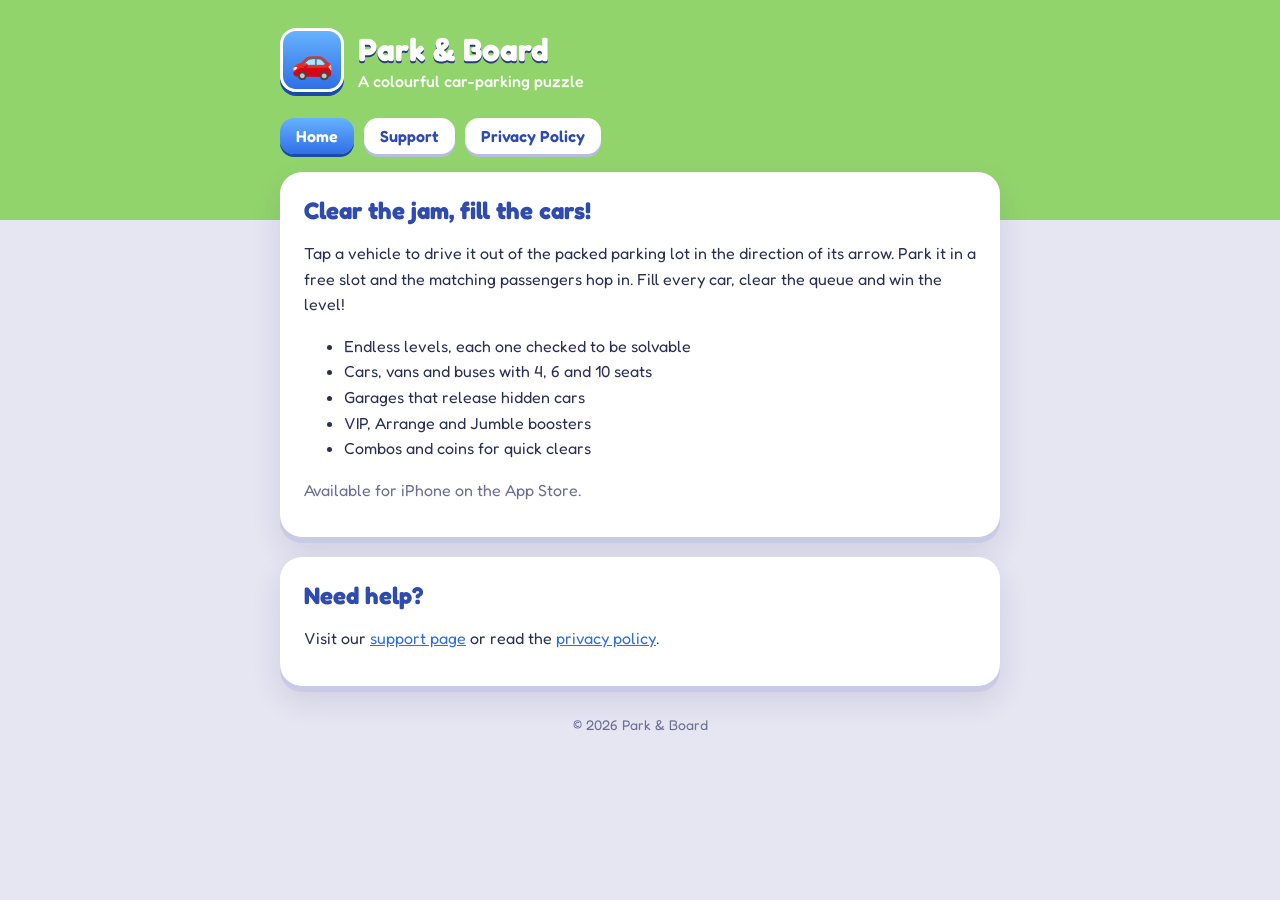
<file: index.html>
<!DOCTYPE html>
<html lang="en"><head><meta charset="utf-8"><meta name="viewport" content="width=device-width,initial-scale=1">
<title>Park & Board – Car Parking Puzzle</title>
<link rel="preconnect" href="https://fonts.googleapis.com"><link href="https://fonts.googleapis.com/css2?family=Fredoka:wght@500;600;700&display=swap" rel="stylesheet">
<link rel="stylesheet" href="style.css"></head><body><div class="wrap">
<header><div class="logo">🚗</div><div><h1>Park &amp; Board</h1><p>A colourful car-parking puzzle</p></div></header><nav><a href="index.html" class=on>Home</a><a href="support.html">Support</a><a href="privacy.html">Privacy Policy</a></nav>
<div class="card"><h2>Clear the jam, fill the cars!</h2>
<p>Tap a vehicle to drive it out of the packed parking lot in the direction of its arrow. Park it in a free slot and the matching passengers hop in. Fill every car, clear the queue and win the level!</p>
<ul><li>Endless levels, each one checked to be solvable</li><li>Cars, vans and buses with 4, 6 and 10 seats</li><li>Garages that release hidden cars</li><li>VIP, Arrange and Jumble boosters</li><li>Combos and coins for quick clears</li></ul>
<p class="muted">Available for iPhone on the App Store.</p></div>
<div class="card"><h2>Need help?</h2><p>Visit our <a href="support.html">support page</a> or read the <a href="privacy.html">privacy policy</a>.</p></div>
<footer>© 2026 Park &amp; Board</footer></div></body></html>
</file>
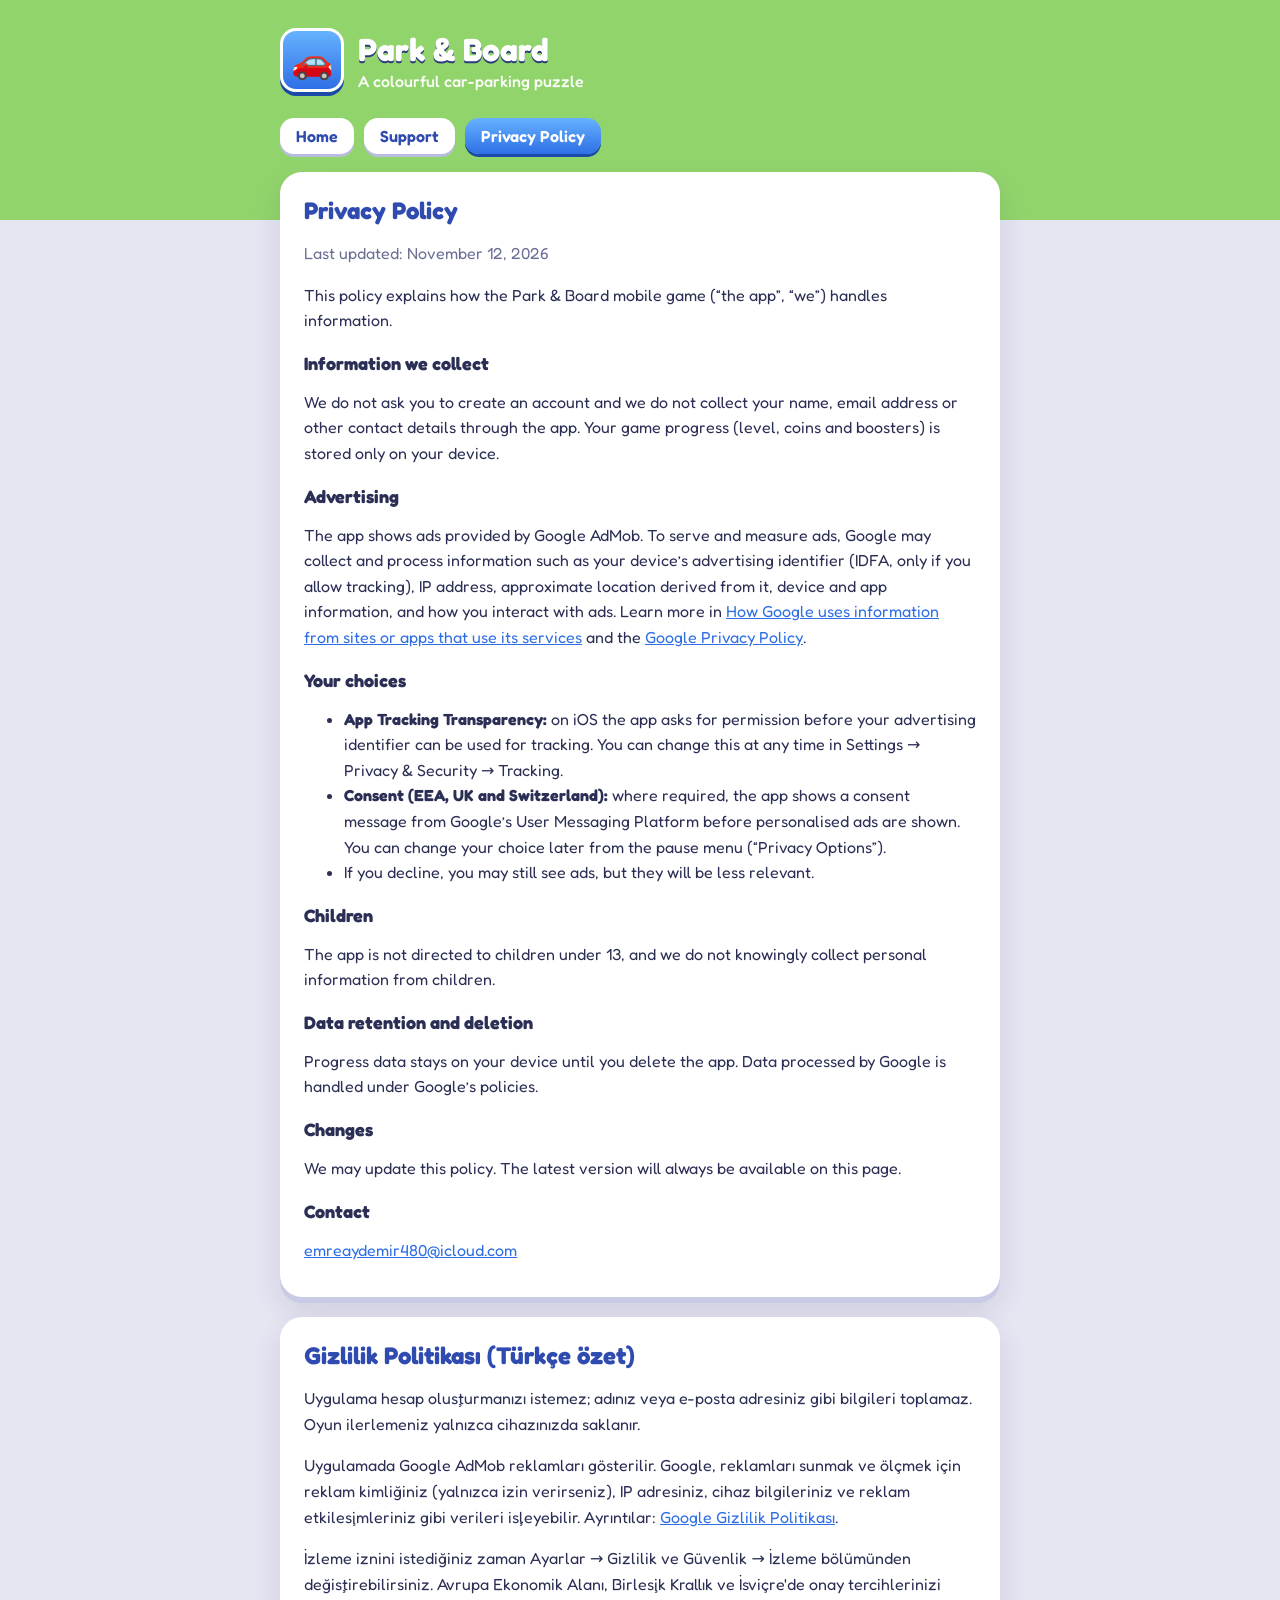
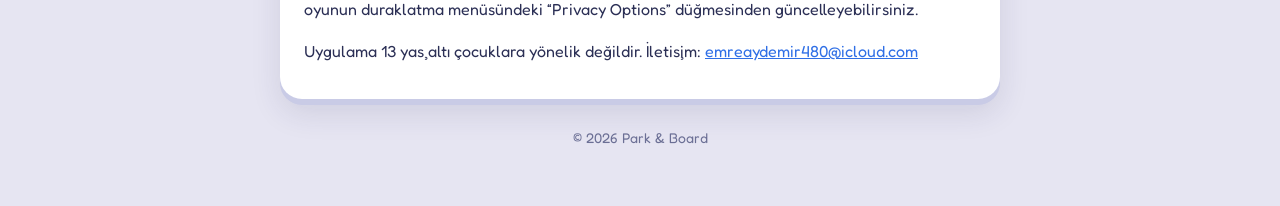
<file: privacy.html>
<!DOCTYPE html>
<html lang="en"><head><meta charset="utf-8"><meta name="viewport" content="width=device-width,initial-scale=1">
<title>Park & Board – Privacy Policy</title>
<link rel="preconnect" href="https://fonts.googleapis.com"><link href="https://fonts.googleapis.com/css2?family=Fredoka:wght@500;600;700&display=swap" rel="stylesheet">
<link rel="stylesheet" href="style.css"></head><body><div class="wrap">
<header><div class="logo">🚗</div><div><h1>Park &amp; Board</h1><p>A colourful car-parking puzzle</p></div></header><nav><a href="index.html">Home</a><a href="support.html">Support</a><a href="privacy.html" class=on>Privacy Policy</a></nav>
<div class="card"><h2>Privacy Policy</h2>
<p class="muted">Last updated: November 12, 2026</p>
<p>This policy explains how the Park &amp; Board mobile game (“the app”, “we”) handles information.</p>
<h3>Information we collect</h3>
<p>We do not ask you to create an account and we do not collect your name, email address or other contact details through the app. Your game progress (level, coins and boosters) is stored only on your device.</p>
<h3>Advertising</h3>
<p>The app shows ads provided by Google AdMob. To serve and measure ads, Google may collect and process information such as your device’s advertising identifier (IDFA, only if you allow tracking), IP address, approximate location derived from it, device and app information, and how you interact with ads. Learn more in <a href="https://policies.google.com/technologies/partner-sites">How Google uses information from sites or apps that use its services</a> and the <a href="https://policies.google.com/privacy">Google Privacy Policy</a>.</p>
<h3>Your choices</h3>
<ul><li><b>App Tracking Transparency:</b> on iOS the app asks for permission before your advertising identifier can be used for tracking. You can change this at any time in Settings → Privacy &amp; Security → Tracking.</li>
<li><b>Consent (EEA, UK and Switzerland):</b> where required, the app shows a consent message from Google’s User Messaging Platform before personalised ads are shown. You can change your choice later from the pause menu (“Privacy Options”).</li>
<li>If you decline, you may still see ads, but they will be less relevant.</li></ul>
<h3>Children</h3>
<p>The app is not directed to children under 13, and we do not knowingly collect personal information from children.</p>
<h3>Data retention and deletion</h3>
<p>Progress data stays on your device until you delete the app. Data processed by Google is handled under Google’s policies.</p>
<h3>Changes</h3>
<p>We may update this policy. The latest version will always be available on this page.</p>
<h3>Contact</h3>
<p><a href="mailto:emreaydemir480@icloud.com">emreaydemir480@icloud.com</a></p>
</div>
<div class="card"><h2>Gizlilik Politikası (Türkçe özet)</h2>
<p>Uygulama hesap oluşturmanızı istemez; adınız veya e-posta adresiniz gibi bilgileri toplamaz. Oyun ilerlemeniz yalnızca cihazınızda saklanır.</p>
<p>Uygulamada Google AdMob reklamları gösterilir. Google, reklamları sunmak ve ölçmek için reklam kimliğiniz (yalnızca izin verirseniz), IP adresiniz, cihaz bilgileriniz ve reklam etkileşimleriniz gibi verileri işleyebilir. Ayrıntılar: <a href="https://policies.google.com/privacy?hl=tr">Google Gizlilik Politikası</a>.</p>
<p>İzleme iznini istediğiniz zaman Ayarlar → Gizlilik ve Güvenlik → İzleme bölümünden değiştirebilirsiniz. Avrupa Ekonomik Alanı, Birleşik Krallık ve İsviçre'de onay tercihlerinizi oyunun duraklatma menüsündeki “Privacy Options” düğmesinden güncelleyebilirsiniz.</p>
<p>Uygulama 13 yaş altı çocuklara yönelik değildir. İletişim: <a href="mailto:emreaydemir480@icloud.com">emreaydemir480@icloud.com</a></p>
</div>
<footer>© 2026 Park &amp; Board</footer></div></body></html>
</file>
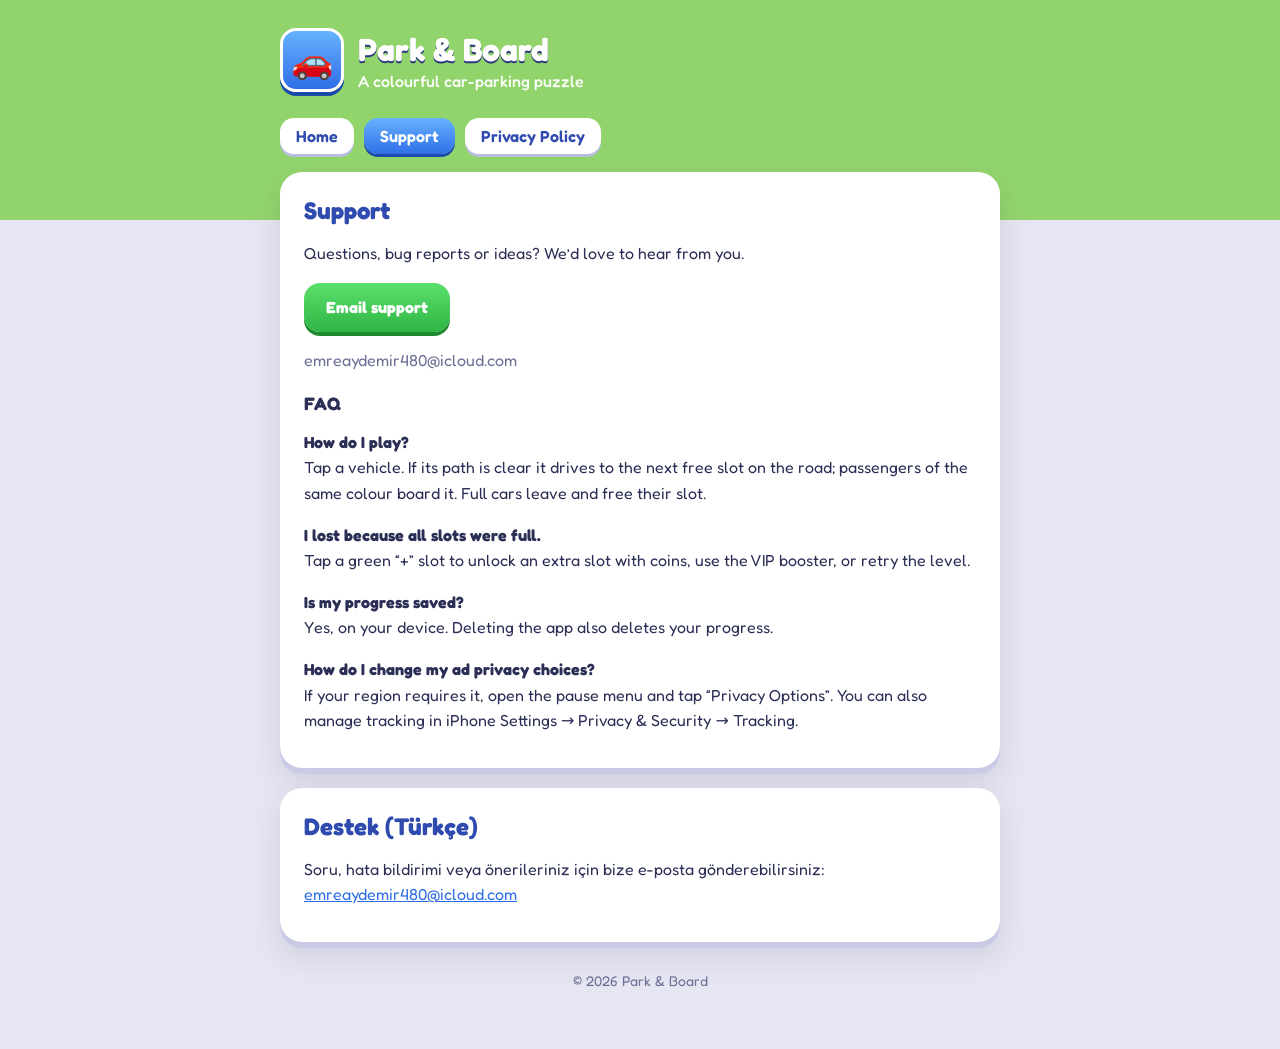
<file: support.html>
<!DOCTYPE html>
<html lang="en"><head><meta charset="utf-8"><meta name="viewport" content="width=device-width,initial-scale=1">
<title>Park & Board – Support</title>
<link rel="preconnect" href="https://fonts.googleapis.com"><link href="https://fonts.googleapis.com/css2?family=Fredoka:wght@500;600;700&display=swap" rel="stylesheet">
<link rel="stylesheet" href="style.css"></head><body><div class="wrap">
<header><div class="logo">🚗</div><div><h1>Park &amp; Board</h1><p>A colourful car-parking puzzle</p></div></header><nav><a href="index.html">Home</a><a href="support.html" class=on>Support</a><a href="privacy.html">Privacy Policy</a></nav>
<div class="card"><h2>Support</h2>
<p>Questions, bug reports or ideas? We’d love to hear from you.</p>
<p><a class="btn" href="mailto:emreaydemir480@icloud.com">Email support</a></p>
<p class="muted">emreaydemir480@icloud.com</p>
<h3>FAQ</h3>
<p><b>How do I play?</b><br>Tap a vehicle. If its path is clear it drives to the next free slot on the road; passengers of the same colour board it. Full cars leave and free their slot.</p>
<p><b>I lost because all slots were full.</b><br>Tap a green “+” slot to unlock an extra slot with coins, use the VIP booster, or retry the level.</p>
<p><b>Is my progress saved?</b><br>Yes, on your device. Deleting the app also deletes your progress.</p>
<p><b>How do I change my ad privacy choices?</b><br>If your region requires it, open the pause menu and tap “Privacy Options”. You can also manage tracking in iPhone Settings → Privacy &amp; Security → Tracking.</p>
</div>
<div class="card"><h2>Destek (Türkçe)</h2><p>Soru, hata bildirimi veya önerileriniz için bize e-posta gönderebilirsiniz: <a href="mailto:emreaydemir480@icloud.com">emreaydemir480@icloud.com</a></p></div>
<footer>© 2026 Park &amp; Board</footer></div></body></html>
</file>
<file: style.css>
*{box-sizing:border-box}
body{margin:0;font-family:'Fredoka',system-ui,-apple-system,sans-serif;color:#2b2f55;background:linear-gradient(#92d46c 0,#92d46c 220px,#e6e5f2 220px);min-height:100vh}
a{color:#2f6fe6}
.wrap{max-width:760px;margin:0 auto;padding:28px 20px 60px}
header{display:flex;align-items:center;gap:14px;color:#fff;margin-bottom:26px}
header .logo{width:64px;height:64px;border-radius:16px;background:linear-gradient(#66b2ff,#2f6fe6);border:3px solid #fff;box-shadow:0 4px 0 #1c4aa8;display:grid;place-items:center;font-size:34px}
header h1{margin:0;font-size:32px;text-shadow:0 2px 0 #2b3a7a}
header p{margin:2px 0 0;font-weight:500;opacity:.95}
nav{display:flex;gap:10px;flex-wrap:wrap;margin-bottom:18px}
nav a{background:#fff;color:#2f4bb0;text-decoration:none;font-weight:600;padding:8px 16px;border-radius:14px;box-shadow:0 3px 0 #b8bde0}
nav a.on{background:linear-gradient(#66b2ff,#2f6fe6);color:#fff;box-shadow:0 3px 0 #1c4aa8}
.card{background:#fff;border-radius:22px;padding:24px 24px 18px;box-shadow:0 6px 0 #c9cbe6,0 14px 30px rgba(40,40,90,.12);margin-bottom:20px}
.card h2{margin:0 0 10px;color:#2f4bb0;font-size:24px}
.card h3{margin:18px 0 6px;font-size:18px}
.card p,.card li{line-height:1.6;font-size:16px}
.btn{display:inline-block;background:linear-gradient(#5be06b,#2fb544);color:#fff;font-weight:700;text-decoration:none;padding:12px 22px;border-radius:16px;box-shadow:0 4px 0 #1f8a30}
.muted{color:#6b6f95;font-size:14px}
footer{text-align:center;color:#6b6f95;font-size:14px;margin-top:30px}
</file>
